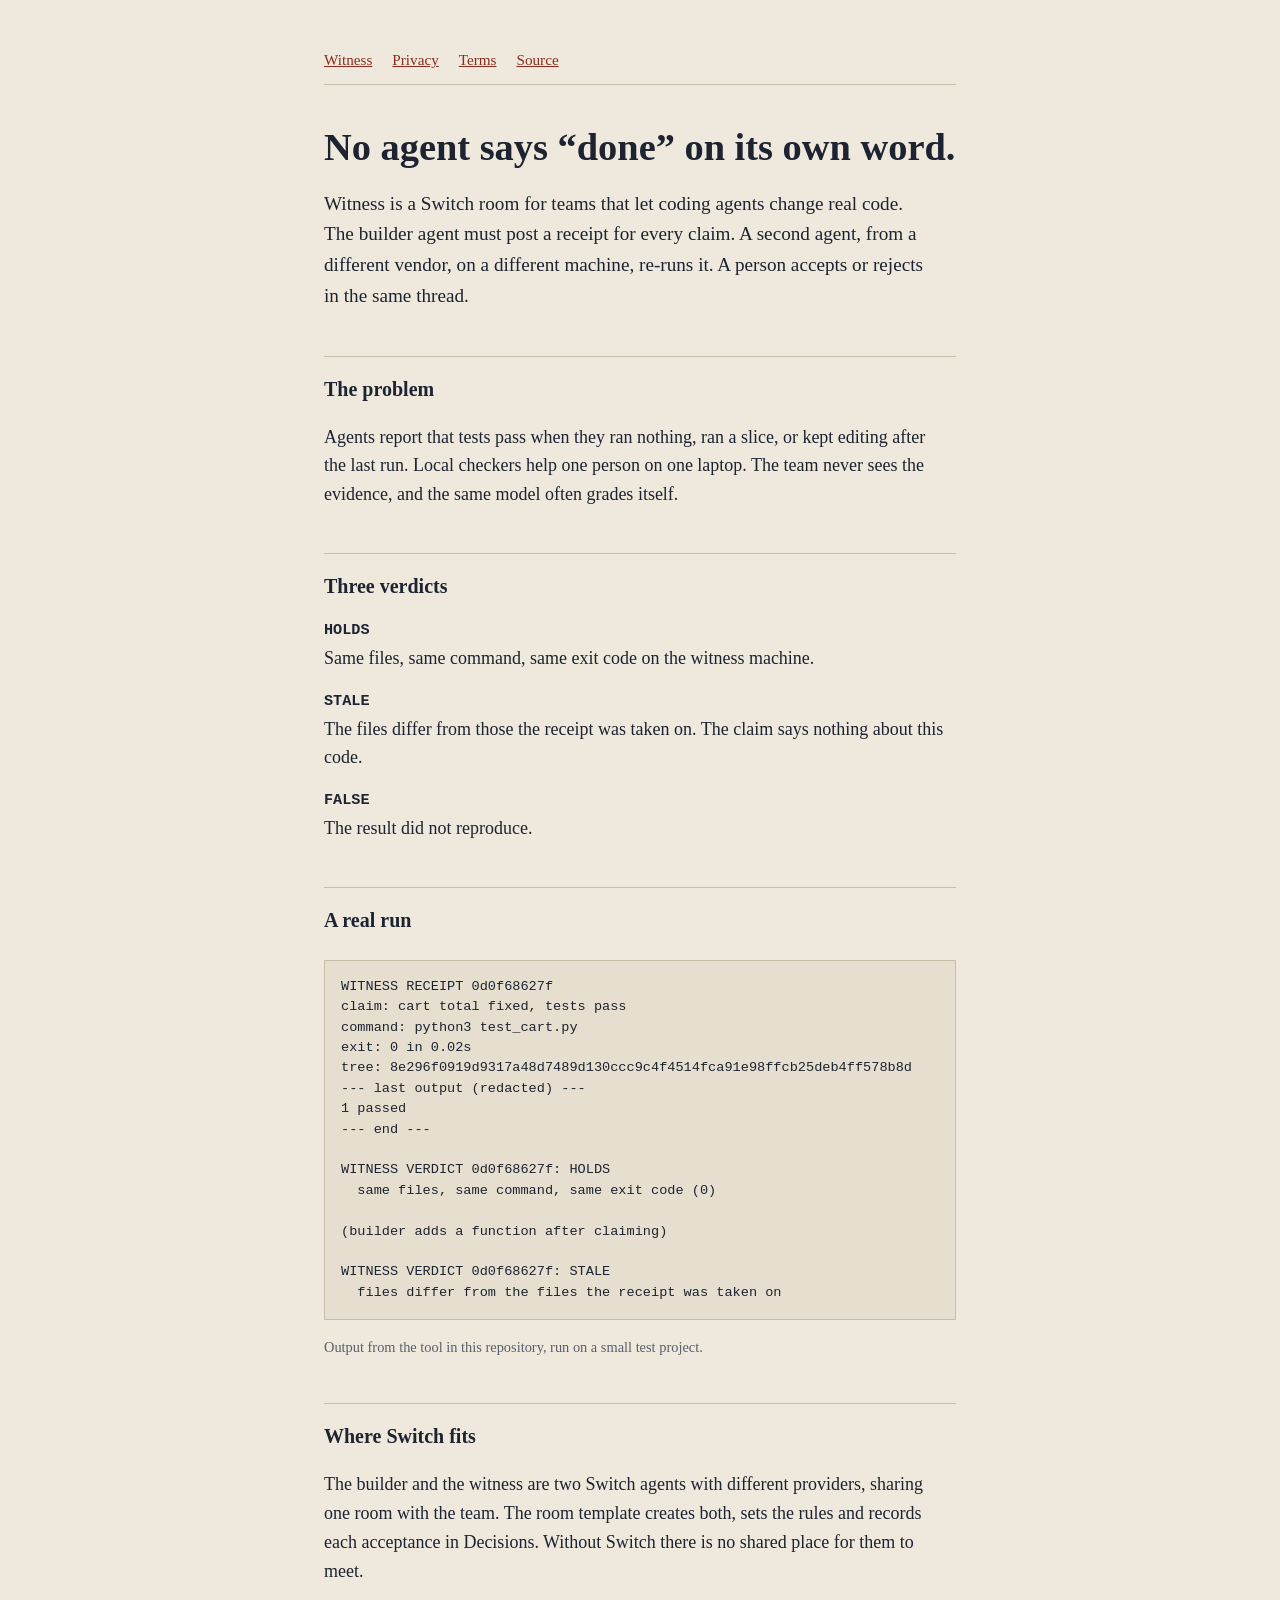
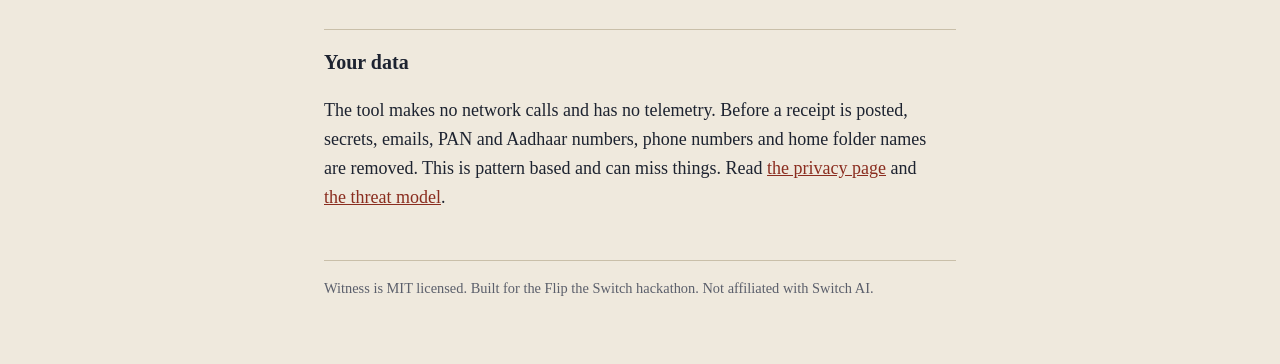
<file: docs/index.html>
<!doctype html><html lang="en"><head><meta charset="utf-8"><meta name="viewport" content="width=device-width,initial-scale=1"><title>Witness: receipts for agent claims</title><meta name="description" content="A Switch room where a second agent re-runs the first agent's claim before a human signs off."><link rel="stylesheet" href="style.css"></head><body><main><nav><a href="index.html">Witness</a><a href="privacy.html">Privacy</a><a href="terms.html">Terms</a><a href="https://github.com/triixdev/witness">Source</a></nav><h1>No agent says &ldquo;done&rdquo; on its own word.</h1>
<p class="lede">Witness is a Switch room for teams that let coding agents change real code. The builder agent must post a receipt for every claim. A second agent, from a different vendor, on a different machine, re-runs it. A person accepts or rejects in the same thread.</p>
<h2>The problem</h2>
<p>Agents report that tests pass when they ran nothing, ran a slice, or kept editing after the last run. Local checkers help one person on one laptop. The team never sees the evidence, and the same model often grades itself.</p>
<h2>Three verdicts</h2>
<dl>
<dt>HOLDS</dt><dd>Same files, same command, same exit code on the witness machine.</dd>
<dt>STALE</dt><dd>The files differ from those the receipt was taken on. The claim says nothing about this code.</dd>
<dt>FALSE</dt><dd>The result did not reproduce.</dd>
</dl>
<h2>A real run</h2>
<figure><pre>WITNESS RECEIPT 0d0f68627f
claim: cart total fixed, tests pass
command: python3 test_cart.py
exit: 0 in 0.02s
tree: 8e296f0919d9317a48d7489d130ccc9c4f4514fca91e98ffcb25deb4ff578b8d
--- last output (redacted) ---
1 passed
--- end ---

WITNESS VERDICT 0d0f68627f: HOLDS
  same files, same command, same exit code (0)

(builder adds a function after claiming)

WITNESS VERDICT 0d0f68627f: STALE
  files differ from the files the receipt was taken on</pre>
<figcaption>Output from the tool in this repository, run on a small test project.</figcaption></figure>
<h2>Where Switch fits</h2>
<p>The builder and the witness are two Switch agents with different providers, sharing one room with the team. The room template creates both, sets the rules and records each acceptance in Decisions. Without Switch there is no shared place for them to meet.</p>
<h2>Your data</h2>
<p>The tool makes no network calls and has no telemetry. Before a receipt is posted, secrets, emails, PAN and Aadhaar numbers, phone numbers and home folder names are removed. This is pattern based and can miss things. Read <a href="privacy.html">the privacy page</a> and <a href="https://github.com/triixdev/witness/blob/main/SECURITY.md">the threat model</a>.</p>
<footer>Witness is MIT licensed. Built for the Flip the Switch hackathon. Not affiliated with Switch AI.</footer></main></body></html>
</file>
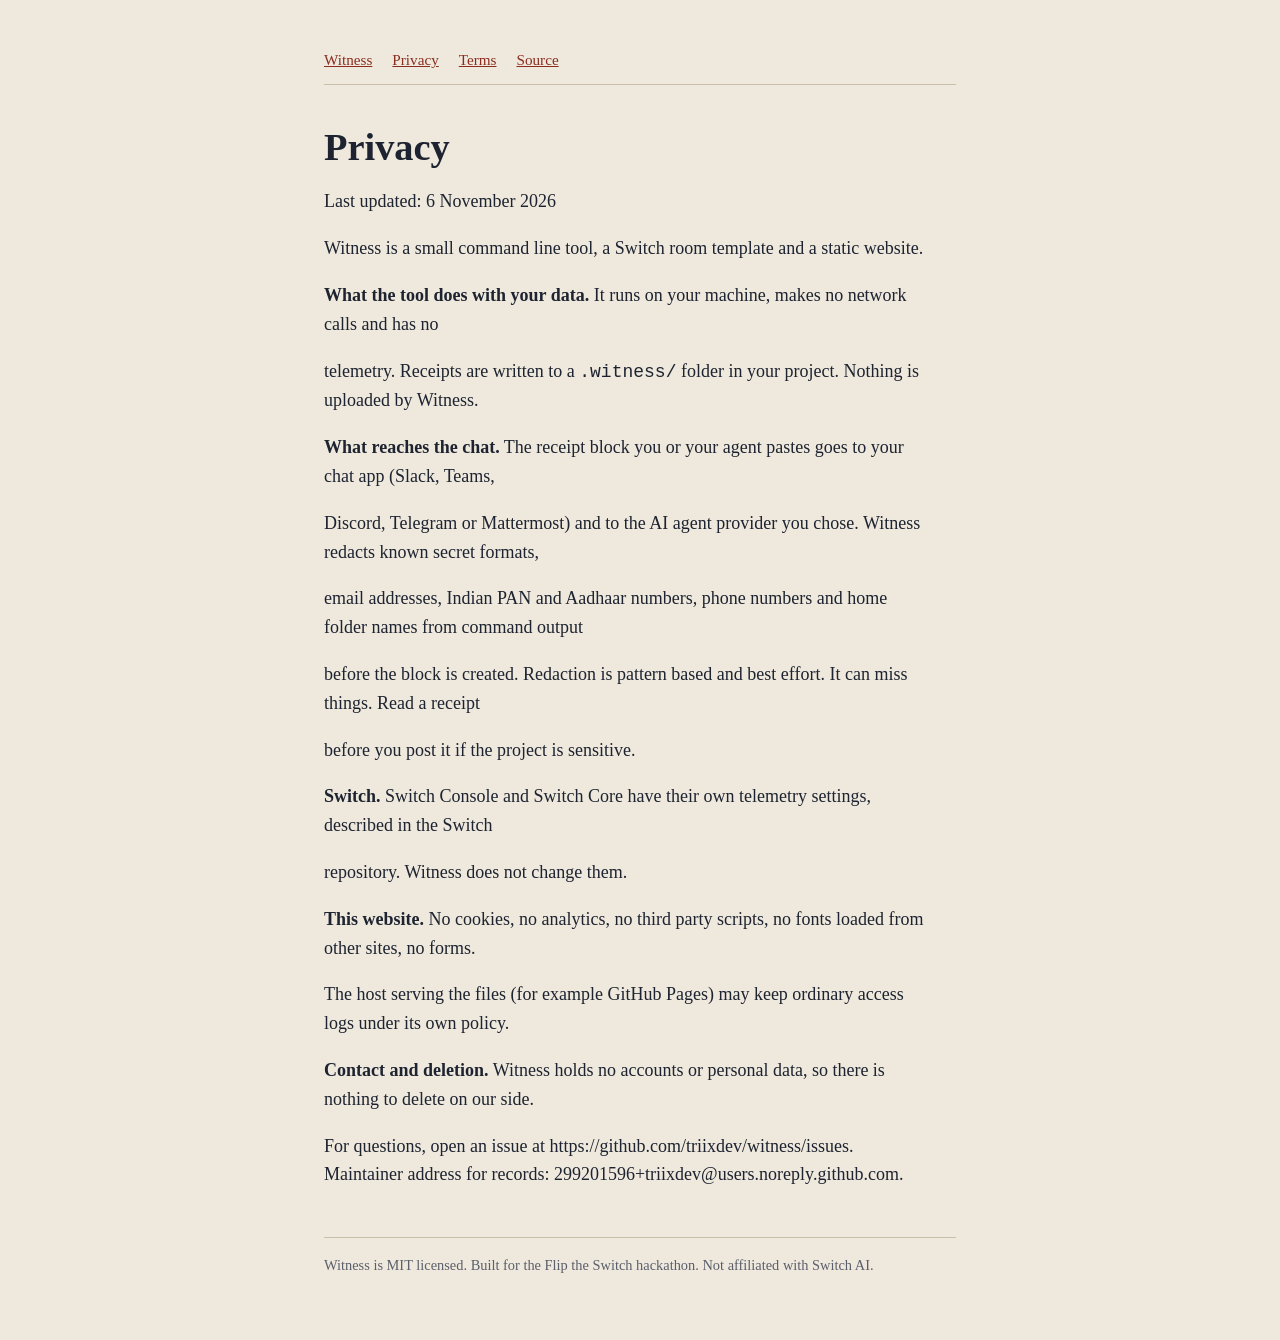
<file: docs/privacy.html>
<!doctype html><html lang="en"><head><meta charset="utf-8"><meta name="viewport" content="width=device-width,initial-scale=1"><title>Privacy - Witness</title><meta name="description" content="Privacy notice for Witness"><link rel="stylesheet" href="style.css"></head><body><main><nav><a href="index.html">Witness</a><a href="privacy.html">Privacy</a><a href="terms.html">Terms</a><a href="https://github.com/triixdev/witness">Source</a></nav><h1>Privacy</h1>
<p>Last updated: 6 November 2026</p>
<p>Witness is a small command line tool, a Switch room template and a static website.</p>
<p><strong>What the tool does with your data.</strong> It runs on your machine, makes no network calls and has no</p>
<p>telemetry. Receipts are written to a <code>.witness/</code> folder in your project. Nothing is uploaded by Witness.</p>
<p><strong>What reaches the chat.</strong> The receipt block you or your agent pastes goes to your chat app (Slack, Teams,</p>
<p>Discord, Telegram or Mattermost) and to the AI agent provider you chose. Witness redacts known secret formats,</p>
<p>email addresses, Indian PAN and Aadhaar numbers, phone numbers and home folder names from command output</p>
<p>before the block is created. Redaction is pattern based and best effort. It can miss things. Read a receipt</p>
<p>before you post it if the project is sensitive.</p>
<p><strong>Switch.</strong> Switch Console and Switch Core have their own telemetry settings, described in the Switch</p>
<p>repository. Witness does not change them.</p>
<p><strong>This website.</strong> No cookies, no analytics, no third party scripts, no fonts loaded from other sites, no forms.</p>
<p>The host serving the files (for example GitHub Pages) may keep ordinary access logs under its own policy.</p>
<p><strong>Contact and deletion.</strong> Witness holds no accounts or personal data, so there is nothing to delete on our side.</p>
<p>For questions, open an issue at https://github.com/triixdev/witness/issues. Maintainer address for records: 299201596+triixdev@users.noreply.github.com.</p>
<footer>Witness is MIT licensed. Built for the Flip the Switch hackathon. Not affiliated with Switch AI.</footer></main></body></html>
</file>
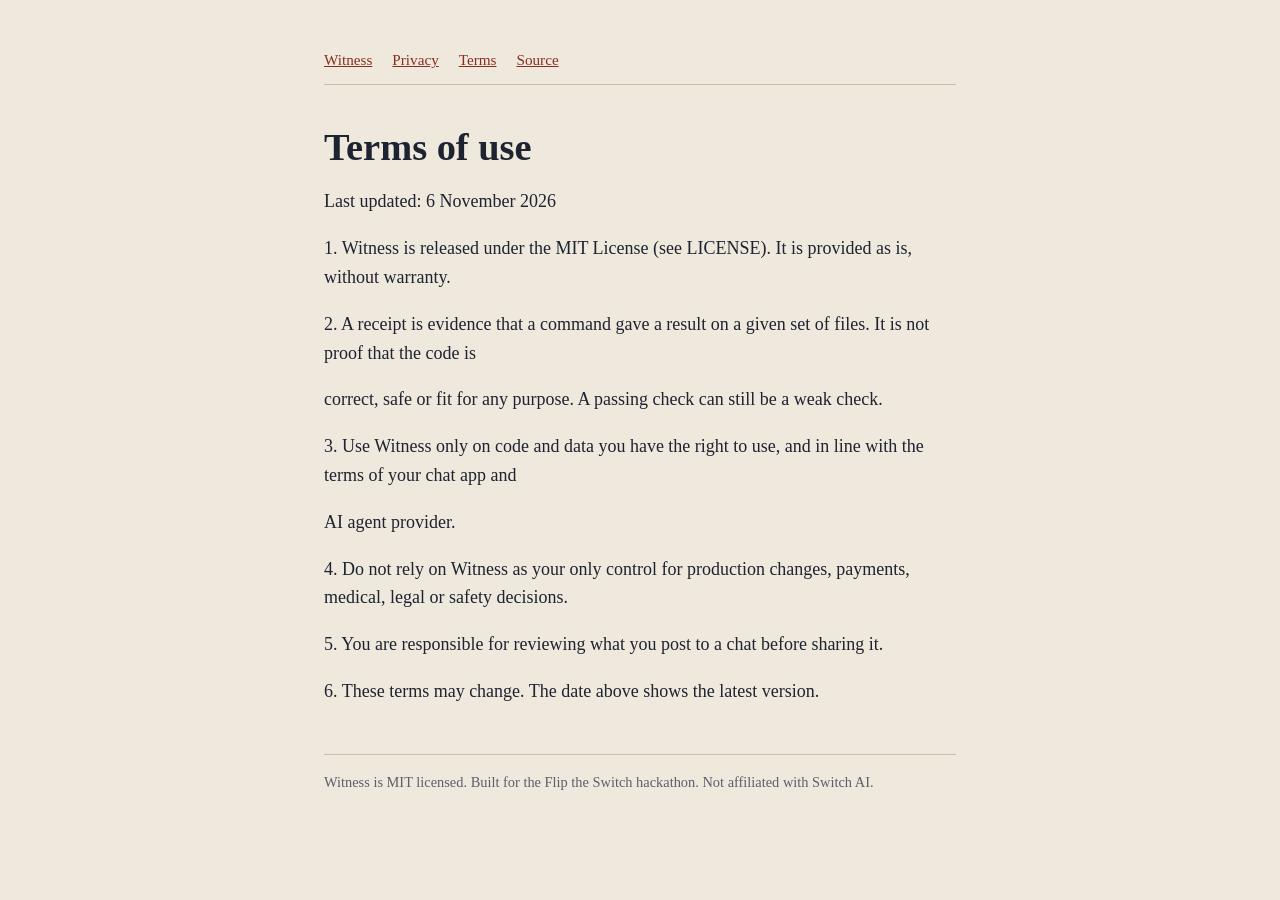
<file: docs/terms.html>
<!doctype html><html lang="en"><head><meta charset="utf-8"><meta name="viewport" content="width=device-width,initial-scale=1"><title>Terms - Witness</title><meta name="description" content="Terms of use for Witness"><link rel="stylesheet" href="style.css"></head><body><main><nav><a href="index.html">Witness</a><a href="privacy.html">Privacy</a><a href="terms.html">Terms</a><a href="https://github.com/triixdev/witness">Source</a></nav><h1>Terms of use</h1>
<p>Last updated: 6 November 2026</p>
<p>1. Witness is released under the MIT License (see LICENSE). It is provided as is, without warranty.</p>
<p>2. A receipt is evidence that a command gave a result on a given set of files. It is not proof that the code is</p>
<p>   correct, safe or fit for any purpose. A passing check can still be a weak check.</p>
<p>3. Use Witness only on code and data you have the right to use, and in line with the terms of your chat app and</p>
<p>   AI agent provider.</p>
<p>4. Do not rely on Witness as your only control for production changes, payments, medical, legal or safety decisions.</p>
<p>5. You are responsible for reviewing what you post to a chat before sharing it.</p>
<p>6. These terms may change. The date above shows the latest version.</p>
<footer>Witness is MIT licensed. Built for the Flip the Switch hackathon. Not affiliated with Switch AI.</footer></main></body></html>
</file>
<file: docs/style.css>
:root{--bg:#efe9dd;--ink:#1d2330;--mute:#5b5f6b;--rule:#c9bfa9;--accent:#8a2d1f;--paper:#e6dfd0}
@media (prefers-color-scheme:dark){:root{--bg:#1b1d22;--ink:#e8e2d4;--mute:#a39e90;--rule:#3b3d44;--accent:#e08a6f;--paper:#24262c}}
*{box-sizing:border-box}
html{background:var(--bg)}
body{margin:0;color:var(--ink);font:18px/1.6 Charter,"Iowan Old Style","Palatino Linotype",Georgia,serif;
padding:env(safe-area-inset-top,0) 0 env(safe-area-inset-bottom,0)}
main{max-width:42rem;margin:0 auto;padding:3rem 1.25rem 4rem}
h1{font-size:2.4rem;line-height:1.15;margin:0 0 1rem;font-weight:700}
h2{font-size:1.25rem;margin:2.75rem 0 .5rem;border-top:1px solid var(--rule);padding-top:1rem}
p,li{max-width:38rem}
a{color:var(--accent)}
dl{margin:0}dt{font-weight:700;margin-top:1rem;font-family:ui-monospace,Menlo,Consolas,monospace;font-size:.95rem}
dd{margin:.1rem 0 0}
pre{background:var(--paper);border:1px solid var(--rule);padding:1rem;overflow-x:auto;font:.85rem/1.5 ui-monospace,Menlo,Consolas,monospace;margin:1rem 0}
figcaption{color:var(--mute);font-size:.9rem}
figure{margin:1.5rem 0}
nav{display:flex;gap:1.25rem;flex-wrap:wrap;border-bottom:1px solid var(--rule);padding-bottom:.75rem;margin-bottom:2.5rem;font-size:.95rem}
footer{color:var(--mute);font-size:.9rem;margin-top:3rem;border-top:1px solid var(--rule);padding-top:1rem}
.lede{font-size:1.2rem}
</file>
